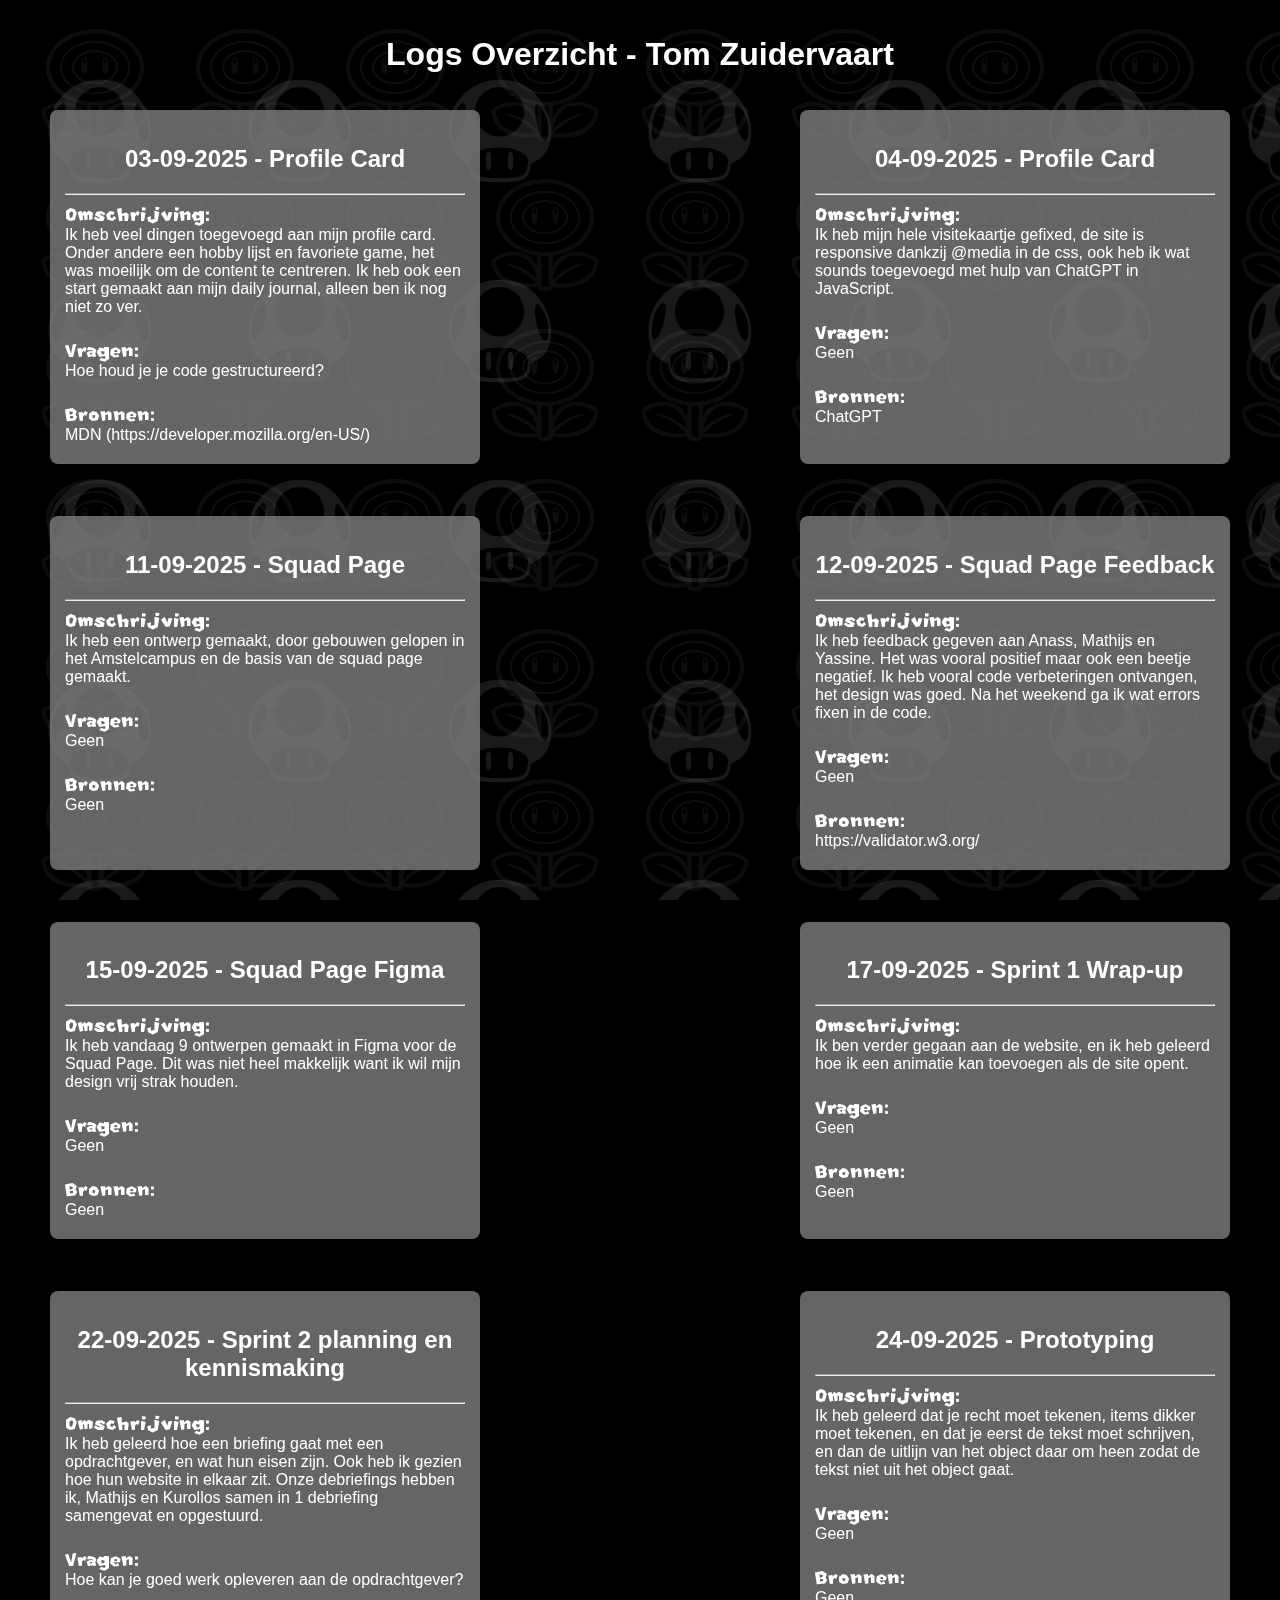
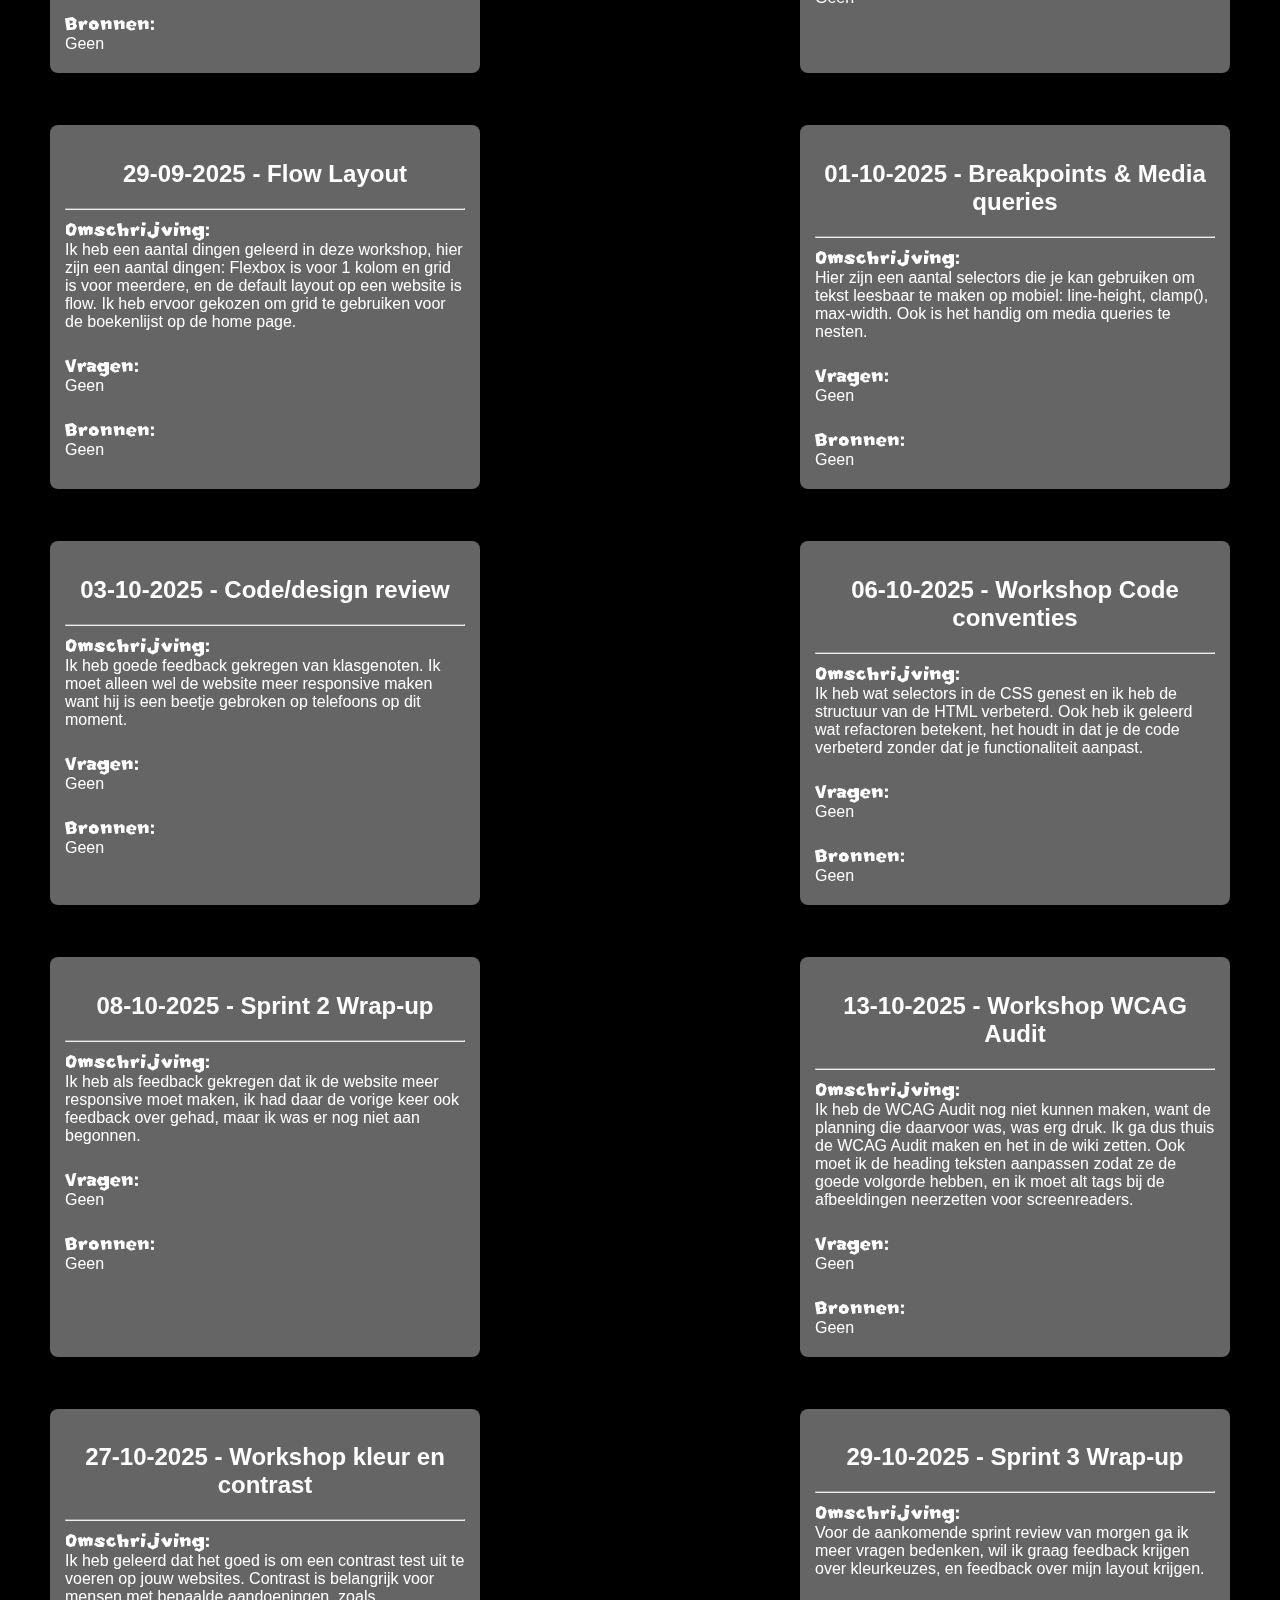
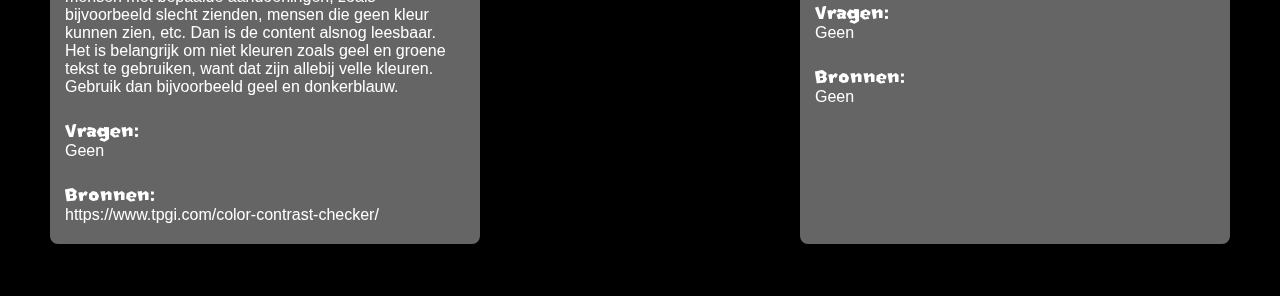
<file: index.html>
<!DOCTYPE html>
<html lang="nl">
<head>
  <meta charset="UTF-8" />
  <title>Logs Overzicht - Tom Zuidervaart</title>
  <link rel="stylesheet" href="styles/style.css" />
  <style>
    section { margin-bottom: 2em; }
  </style>
</head>
<body>
  <div class="mushroom"></div>
  <div class="flower"></div>

  <h1>Logs Overzicht - Tom Zuidervaart</h1>
  <article id="log-container">Bezig met laden...</article>

  <script>
    fetch('logs.json')
      .then(response => response.json())
      .then(data => {
        const grouped = {};
        data.forEach(entry => {
          if (!grouped[entry.datum]) {
            grouped[entry.datum] = [];
          }
          grouped[entry.datum].push(entry);
        });

        const container = document.getElementById('log-container');
        container.innerHTML = '';

        Object.keys(grouped).sort((a, b) => a.localeCompare(b)).forEach(datum => {
          const entries = grouped[datum];
          const onderwerp = entries[0].onderwerp;

          const section = document.createElement('section');
          const h2 = document.createElement('h2');
          const formattedDate = datum.split('-').reverse().join('-');
          h2.textContent = `${formattedDate} - ${onderwerp}`;
          section.appendChild(h2);
          section.appendChild(document.createElement('hr'));

          entries.forEach(entry => {
            const div = document.createElement('div');

            div.innerHTML = `
              <strong>Omschrijving:<br></strong> ${entry.omschrijving.replace(/\n/g, "<br>")}<br>
              <strong><br>Vragen:<br></strong> ${entry.vragen.replace(/\n/g, "<br>")}<br>
              <strong><br>Bronnen:<br></strong> ${entry.bronnen.replace(/\n/g, "<br>")}
            `;

            section.appendChild(div);
          });

          container.appendChild(section);
        });
      })
      .catch(error => {
        document.getElementById('log-container').textContent = 'Fout bij laden van logs.';
        console.error(error);
      });
  </script>
  <!-- Background animation throttle (locks to 60 FPS) -->
  <script src="assets/js/bg-throttle.js"></script>
</body>
</html>
</file>
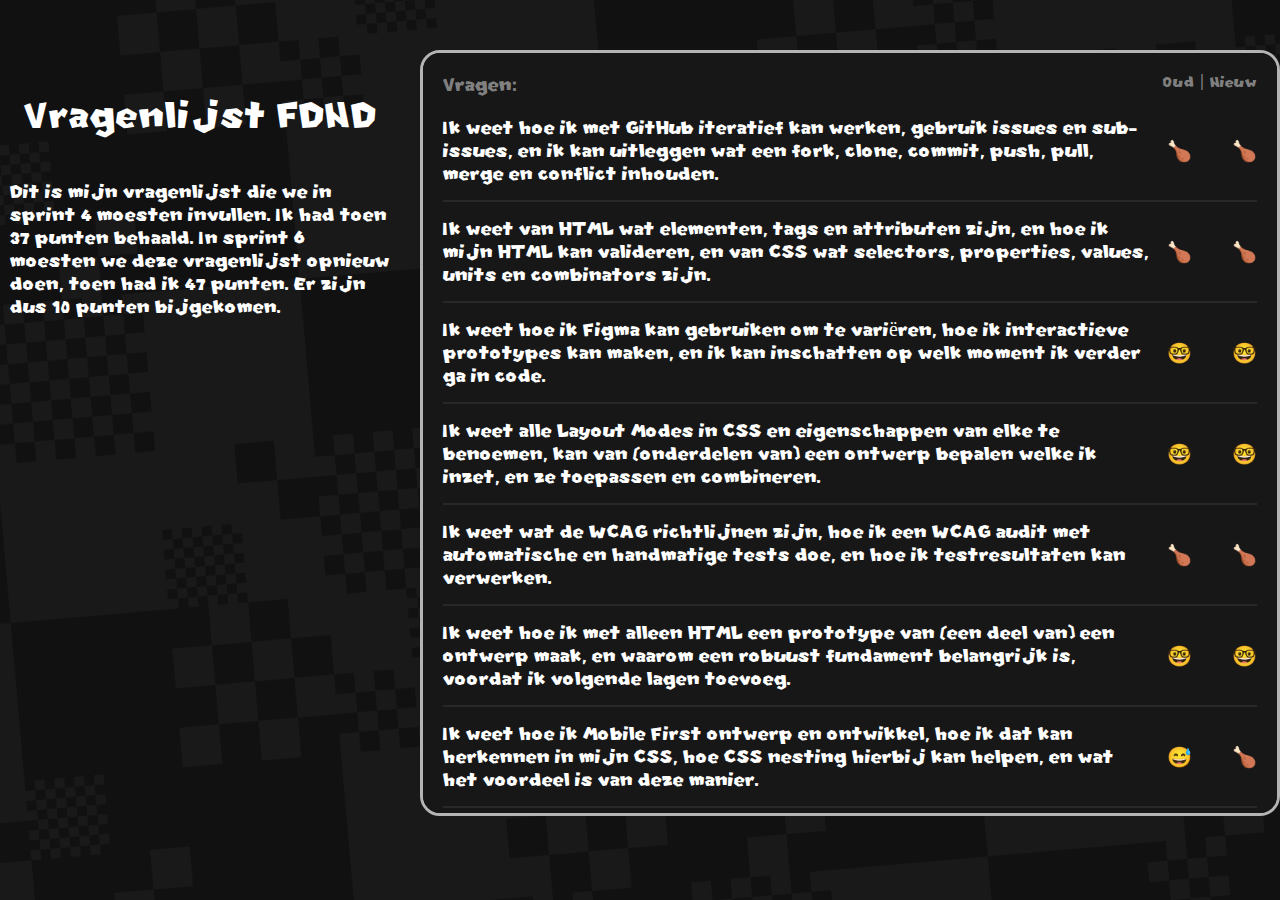
<file: vragenlijst/index.html>
<!DOCTYPE html>
<html lang="en">
<head>
    <meta charset="UTF-8">
    <meta name="viewport" content="width=device-width, initial-scale=1.0">
    <title>Vragenlijst</title>
    <link rel="stylesheet" href="../styles/style.css" />
</head>

<body class="bg-alt">

<div class="vragenlijst-container">

    <div class="vragenlijst-title">   
        <h1>Vragenlijst FDND</h1>
        <p>Dit is mijn vragenlijst die we in sprint 4 moesten invullen. Ik had toen 37 punten behaald. In sprint 6 moesten we deze vragenlijst opnieuw doen, toen had ik 47 punten. Er zijn dus 10 punten bijgekomen.</p>
    </div> 
    
        <div class="vragenlijst-card scrollable">

            <ul class="sticky-title">
                <li class="vragen">Vragen:</li>
                <li class="oudNieuw">Oud | Nieuw</li>
            </ul>

            <ul class="questions">
                <li class="first-question">Ik weet hoe ik met GitHub iteratief kan werken, gebruik issues en sub-issues, en ik kan uitleggen wat een fork, clone, commit, push, pull, merge en conflict inhouden.
                    <div class="answer">
                        <p>🍗</p>
                        <p>🍗</p>
                    </div>
                </li>
                <li class="border"></li>

                <li class="question">Ik weet van HTML wat elementen, tags en attributen zijn, en hoe ik mijn HTML kan valideren, en van CSS wat selectors, properties, values, units en combinators zijn.
                    <div class="answer">
                        <p>🍗</p>
                        <p>🍗</p>
                    </div>
                </li>
                <li class="border"></li>

                <li class="question">Ik weet hoe ik Figma kan gebruiken om te variëren, hoe ik interactieve prototypes kan maken, en ik kan inschatten op welk moment ik verder ga in code.
                    <div class="answer">
                        <p>🤓</p>
                        <p>🤓</p>
                    </div>
                </li>
                <li class="border"></li>

                <li class="question">Ik weet alle Layout Modes in CSS en eigenschappen van elke te benoemen, kan van (onderdelen van) een ontwerp bepalen welke ik inzet, en ze toepassen en combineren.
                    <div class="answer">
                        <p>🤓</p>
                        <p>🤓</p>
                    </div>
                </li>
                <li class="border"></li>

                <li class="question">Ik weet wat de WCAG richtlijnen zijn, hoe ik een WCAG audit met automatische en handmatige tests doe, en hoe ik testresultaten kan verwerken.
                    <div class="answer">
                        <p>🍗</p>
                        <p>🍗</p>
                    </div>
                </li>
                <li class="border"></li>

                <li class="question">Ik weet hoe ik met alleen HTML een prototype van (een deel van) een ontwerp maak, en waarom een robuust fundament belangrijk is, voordat ik volgende lagen toevoeg.
                    <div class="answer">
                        <p>🤓</p>
                        <p>🤓</p>
                    </div>
                </li>
                <li class="border"></li>

                <li class="question">Ik weet hoe ik Mobile First ontwerp en ontwikkel, hoe ik dat kan herkennen in mijn CSS, hoe CSS nesting hierbij kan helpen, en wat het voordeel is van deze manier.
                    <div class="answer">
                        <p>😅</p>
                        <p>🍗</p>
                    </div>
                </li>
                <li class="border"></li>

                <li class="question">Ik weet verschillende regels voor leesbaarheid van tekst, hoe ik de typografie kan aanpassen met CSS, en welke properties en units ik wanneer in kan zetten.
                    <div class="answer">
                        <p>🍗</p>
                        <p>🍗</p>
                    </div>
                </li>
                <li class="border"></li>

                <li class="question">Ik weet hoe kleurcontrast te maken heeft met visuele hiërarchie én met toegankelijkheid, en hoe ik dit kan testen en verbeteren.
                    <div class="answer">
                        <p>🍗</p>
                        <p>🍗</p>
                    </div>
                </li>
                <li class="border"></li>

                <li class="question">Ik weet hoe ik een duidelijke Readme en Wiki kan opleveren, hoe ik Markdown hierin toe kan passen, hoe ik mijn werk aan een opdrachtgever presenteer tijdens een Sprint Review en hoe ik inhoudelijke feedback kan krijgen.
                    <div class="answer">
                        <p>🍗</p>
                        <p>🍗</p>
                    </div>
                </li>
                <li class="border"></li>

                <li class="question">Ik weet wat in CSS specificity, cascade en inheritance betekenen, en kan deze onderwerpen via een schets uitleggen aan iemand anders.
                    <div class="answer">
                        <p>😬</p>
                        <p>🤓</p>
                    </div>
                </li>
                <li class="border"></li>

                <li class="question">Ik weet verschillende Gestalt wetten te benoemen en kan ze inzetten om ontwerpen beter (of slechter) te maken.
                    <div class="answer">
                        <p>🤓</p>
                        <p>🤓</p>
                    </div>
                </li>
                <li class="border"></li>

                <li class="question">Ik weet hoe ik in HTML formulieren en formulierelementen maak, hoe ik validatieregels in HTML attributen meegeef, hoe ik verschillende states kan stylen met CSS en wat het verschil is tussen een placeholder en een label.
                    <div class="answer">
                        <p>🤓</p>
                        <p>🤓</p>
                    </div>
                </li>
                <li class="border"></li>

                <li class="question">Ik weet wat Custom Properties in CSS zijn, waarom ze zo heten, hoe je ze gebruikt en dynamisch inzet, en hoe ze samenwerken met specificity, cascade en inheritance.
                    <div class="answer">
                        <p>😅</p>
                        <p>🤓</p>
                    </div>
                </li>
                <li class="border"></li>

                <li class="question">Ik weet wat keyframe animaties in CSS zijn, hoe je ze kunt gebruiken, hoe ze verschillen van transitions, en wanneer je wat inzet.
                    <div class="answer">
                        <p>🤓</p>
                        <p>🍗</p>
                    </div>
                </li>
                <li class="border"></li>

                <li class="question">Ik weet het verschil tussen feedback en feedforward in een User Interface, hoe die samenwerken, en hoe duidelijke labels de User Interface beter kunnen maken.
                    <div class="answer">
                        <p>😬</p>
                        <p>🍗</p>
                    </div>
                </li>
                <li class="border"></li>

                <li class="question">Ik weet wat een gebruikerstest is, hoe je deze voorbereidt, en hoe je met een user story, testplan, scenario en observeren tot bruikbare testresultaten komt.
                    <div class="answer">
                        <p>😅</p>
                        <p>🤓</p>
                    </div>
                </li>
                <li class="border"></li>

                <li class="question">Ik weet hoe ik in JavaScript via het Document Object Model met querySelector, addEventListener en classList micro-interacties toe kan voegen aan mijn website.
                    <div class="answer">
                        <p>😅</p>
                        <p>🤓</p>
                    </div>
                </li>
                <li class="border"></li>

                <li class="last-question">Ik weet wat UI events en event properties zijn, hoe ik verschillende UI events in JavaScript kan gebruiken, en wat een callback functie is.
                    <div class="answer">
                        <p>😅</p>
                        <p>😅</p>
                    </div>
                </li>
            </ul>
        </div>
    </div>

</body>
</html>
</file>
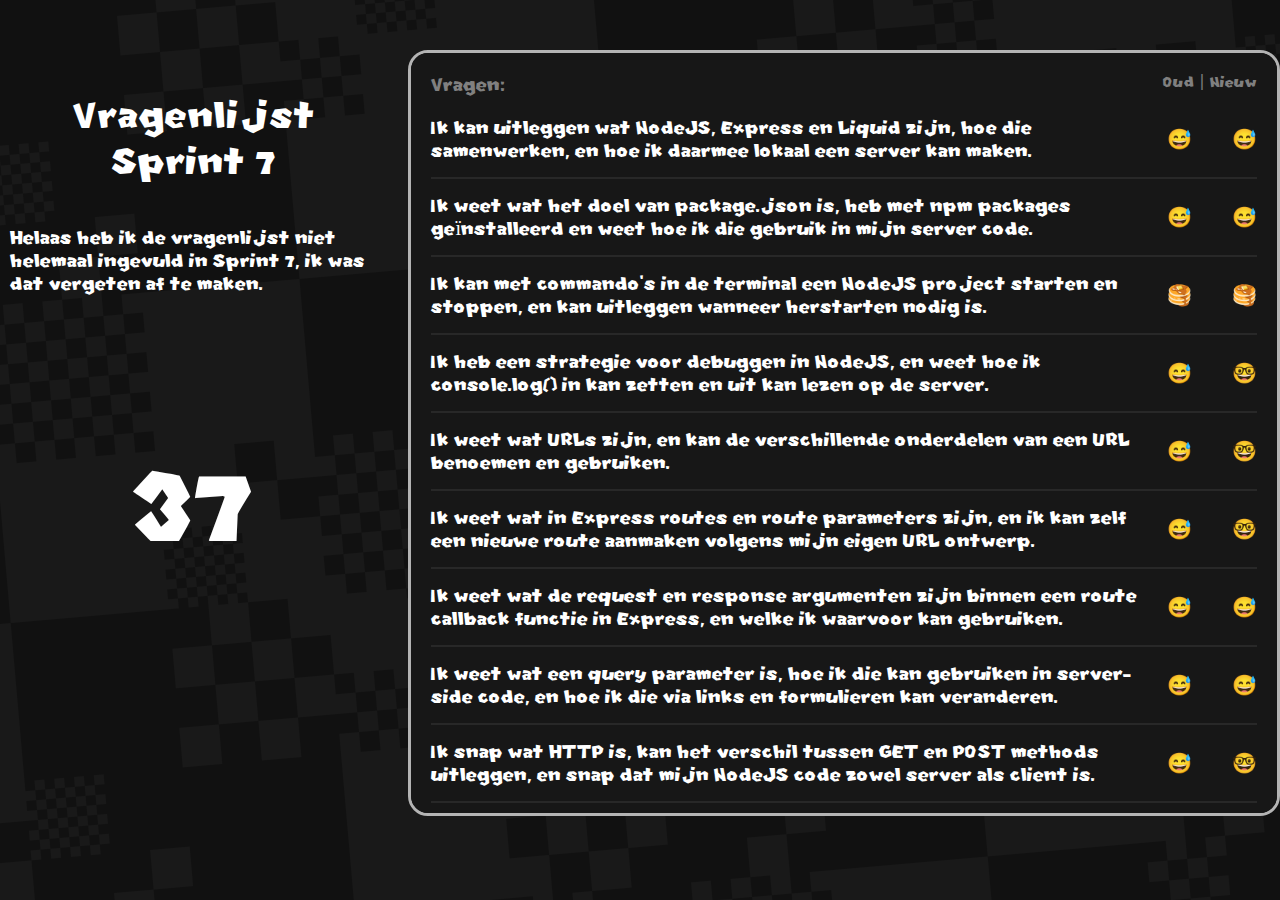
<file: vragenlijst/semester-2/index.html>
<!DOCTYPE html>
<html lang="en">
<head>
    <meta charset="UTF-8">
    <meta name="viewport" content="width=device-width, initial-scale=1.0">
    <title>Vragenlijst</title>
    <link rel="stylesheet" href="../../styles/style.css"/>
    <link rel="stylesheet" href="../animation.css"/>
</head>

<body class="bg-alt">

<div class="vragenlijst-container">

    <div class="title-container">
        <div class="vragenlijst-title">   
            <h1>Vragenlijst Sprint 7</h1>
            <p>Helaas heb ik de vragenlijst niet helemaal ingevuld in Sprint 7, ik was dat vergeten af te maken.</p>
        </div> 

        <div class="vragenlijst-score">
            <h2>37</h2>
        </div>
    </div>
    
        <div class="vragenlijst-card scrollable">

            <ul class="sticky-title">
                <li class="vragen">Vragen:</li>
                <li class="oudNieuw">Oud | Nieuw</li>
            </ul>

            <ul class="questions">
                <li class="first-question">Ik kan uitleggen wat NodeJS, Express en Liquid zijn, hoe die samenwerken, en hoe ik daarmee lokaal een server kan maken.
                    <div class="answer">
                        <p>😅</p>
                        <p>😅</p>
                    </div>
                </li>
                <li class="border"></li>

                <li class="question">Ik weet wat het doel van package.json is, heb met npm packages geïnstalleerd en weet hoe ik die gebruik in mijn server code.
                    <div class="answer">
                        <p>😅</p>
                        <p>😅</p>
                    </div>
                </li>
                <li class="border"></li>

                <li class="question">Ik kan met commando's in de terminal een NodeJS project starten en stoppen, en kan uitleggen wanneer herstarten nodig is.
                    <div class="answer">
                        <p>🥞</p>
                        <p>🥞</p>
                    </div>
                </li>
                <li class="border"></li>

                <li class="question">Ik heb een strategie voor debuggen in NodeJS, en weet hoe ik console.log() in kan zetten en uit kan lezen op de server.
                    <div class="answer">
                        <p>😅</p>
                        <p>🤓</p>
                    </div>
                </li>
                <li class="border"></li>

                <li class="question">Ik weet wat URLs zijn, en kan de verschillende onderdelen van een URL benoemen en gebruiken.
                    <div class="answer">
                        <p>😅</p>
                        <p>🤓</p>
                    </div>
                </li>
                <li class="border"></li>

                <li class="question">Ik weet wat in Express routes en route parameters zijn, en ik kan zelf een nieuwe route aanmaken volgens mijn eigen URL ontwerp.
                    <div class="answer">
                        <p>😅</p>
                        <p>🤓</p>
                    </div>
                </li>
                <li class="border"></li>

                <li class="question">Ik weet wat de request en response argumenten zijn binnen een route callback functie in Express, en welke ik waarvoor kan gebruiken.
                    <div class="answer">
                        <p>😅</p>
                        <p>😅</p>
                    </div>
                </li>
                <li class="border"></li>

                <li class="question">Ik weet wat een query parameter is, hoe ik die kan gebruiken in server-side code, en hoe ik die via links en formulieren kan veranderen.
                    <div class="answer">
                        <p>😅</p>
                        <p>😅</p>
                    </div>
                </li>
                <li class="border"></li>

                <li class="question">Ik snap wat HTTP is, kan het verschil tussen GET en POST methods uitleggen, en snap dat mijn NodeJS code zowel server als client is.
                    <div class="answer">
                        <p>😅</p>
                        <p>🤓</p>
                    </div>
                </li>
                <li class="border"></li>

                <li class="question">Ik weet wat een REST API is, wat valide JSON data is en kan JSON data fetchen van verschillende API endpoints.
                    <div class="answer">
                        <p>😅</p>
                        <p>😅</p>
                    </div>
                </li>
                <li class="border"></li>

                <li class="question">Ik kan data uit een REST API filteren, sorteren of doorzoeken door query parameters aan te passen.
                    <div class="answer">
                        <p>😅</p>
                        <p>😅</p>
                    </div>
                </li>
                <li class="border"></li>

                <li class="question">Ik kan uitleggen wat Liquid doet, wat een view is, wat server-side rendering inhoudt en hoe ik data aan een view meegeef om dynamische HTML te renderen.
                    <div class="answer">
                        <p>😅</p>
                        <p>🤓</p>
                    </div>
                </li>
                <li class="border"></li>

                <li class="question">Ik weet hoe ik in Liquid partials kan maken en gebruiken, en data mee kan geven aan partials.
                    <div class="answer">
                        <p>😅</p>
                        <p>🤓</p>
                    </div>
                </li>
                <li class="border"></li>

                <li class="question">Ik weet hoe ik verschillende Liquid filters toe kan passen en waar ik kan vinden hoe ze werken.
                    <div class="answer">
                        <p>😅</p>
                        <p>😅</p>
                    </div>
                </li>
                <li class="border"></li>

                <li class="question">Ik heb een strategie voor het debuggen van dynamische data in Liquid views met het json filter.
                    <div class="answer">
                        <p>-</p>
                        <p>😅</p>
                    </div>
                </li>
                <li class="border"></li>

                <li class="question">Ik weet wat control flow in Liquid is, en hoe ik if en for loops kan gebruiken in een Liquid view.
                    <div class="answer">
                        <p>-</p>
                        <p>😅</p>
                    </div>
                </li>
                <li class="border"></li>

                <li class="question">Ik weet wat variabelen, objects, functions, keywords, arrays, strings, statements en expressions zijn in Javascript.
                    <div class="answer">
                        <p>-</p>
                        <p>😅</p>
                    </div>
                </li>
                <li class="border"></li>

                <li class="question">Ik snap wat de async en await keywords doen in JavaScript code, en wat die te maken hebben met promises.
                    <div class="answer">
                        <p>-</p>
                        <p>😅</p>
                    </div>
                </li>
                <li class="border"></li>

                <li class="question">Ik begrijp het verschil tussen client-side JS en server-side JS en kan uitleggen waarom JS in browsers onbetrouwbaarder is dan NodeJS.
                    <div class="answer">
                        <p>-</p>
                        <p>😅</p>
                    </div>
                </li>
                <li class="border"></li>

                <li class="question">Ik kan gebruikers via een formulier data met een POST naar mijn server laten sturen, dit bewaren in een variabele en gebruiken in views.
                    <div class="answer">
                        <p>-</p>
                        <p>🤓</p>
                    </div>
                </li>
                <li class="border"></li>

                <li class="question">Ik kan naar de server gePOSTe formulier data bewaren in een REST API en weet die weer terug te vinden via een filter.
                    <div class="answer">
                        <p>-</p>
                        <p>😅</p>
                    </div>
                </li>
                <li class="border"></li>

                <li class="question">Ik weet hoe ik Content First en mock data in kan zetten om snel een HTML prototype te maken met server-side code.
                    <div class="answer">
                        <p>-</p>
                        <p>🤓</p>
                    </div>
                </li>
                <li class="border"></li>

                <li class="question">Ik weet hoe ik verschillende UI states uit de UI stack kan verwerken in mijn views, en hoe ik daarin feedforward en feedback mix.
                    <div class="answer">
                        <p>-</p>
                        <p>🤓</p>
                    </div>
                </li>
                <li class="border"></li>

                <li class="question">Ik weet dat ik niet weet hoeveel verschillende devices, operating systems, browsers, versies en varianten daarvan er in gebruik zijn en wat dat betekent voor testen.
                    <div class="answer">
                        <p>-</p>
                        <p>😅</p>
                    </div>
                </li>
                <li class="border"></li>

                <li class="last-question">Ik weet wat Progressive Enhancement betekent, en ken minimaal vijf strategieën om dat toe te passen in mijn HTML, CSS en JS, waaronder feature detection.
                    <div class="answer">
                        <p>-</p>
                        <p>🤓</p>
                    </div>
                </li>
            </ul>
        </div>
    </div>

</body>
</html>
</file>
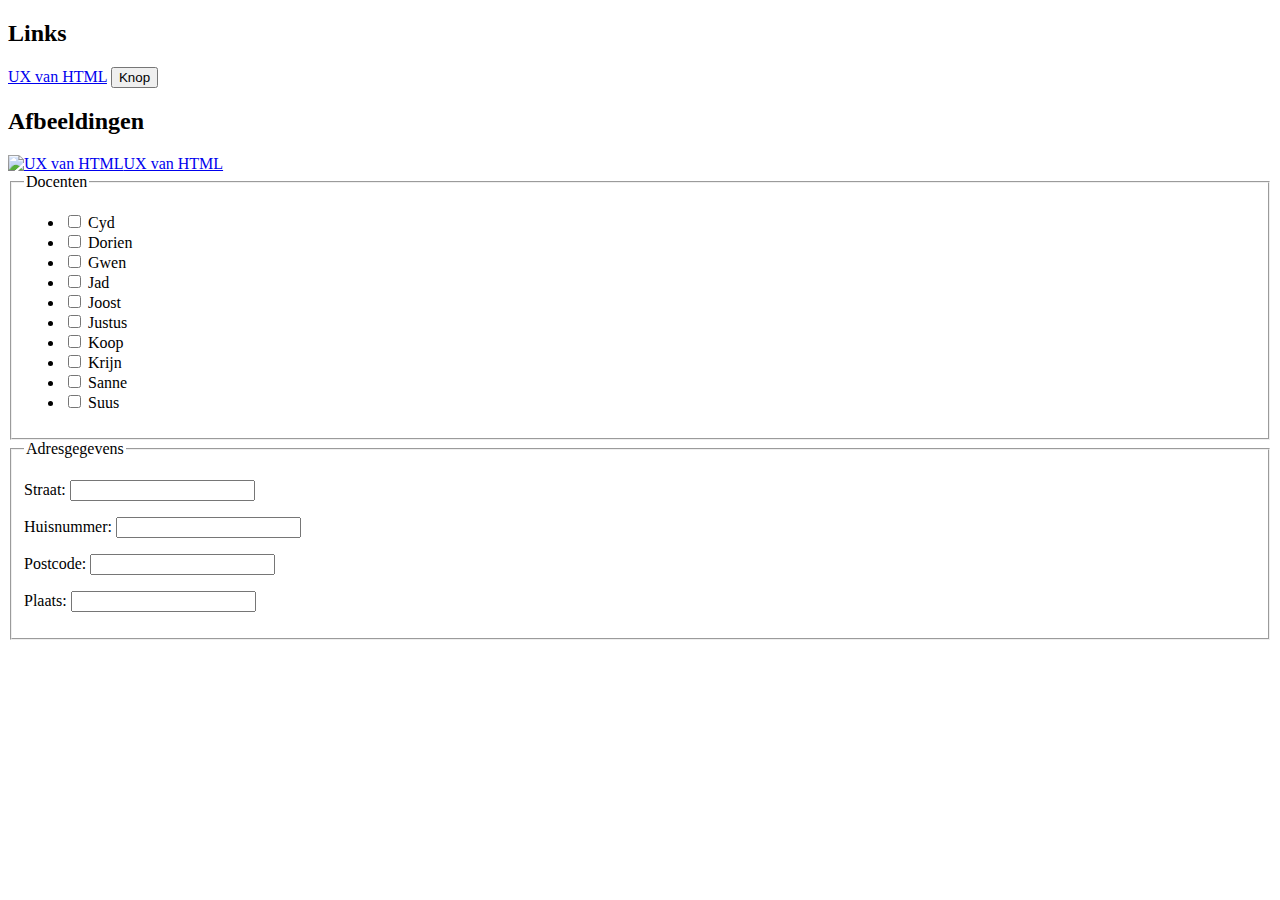
<file: ux.html>
<!DOCTYPE html>
<html lang="en">
<head>
    <meta charset="UTF-8">
    <meta name="viewport" content="width=device-width, initial-scale=1.0">
    <title>Document</title>
</head>
<body>
    <h2 id="links">Links</h2>
    <a href="ux.html"download>UX van HTML</a>
    <button>Knop</button>

    <h2 id="afbeeldingen">Afbeeldingen</h2>
    <a href="ux.html"><img alt="UX van HTML">UX van HTML</a>

<fieldset>
  <legend>Docenten</legend>
  <ul>
    <li><label><input type="checkbox"> Cyd</label></li>
    <li><label><input type="checkbox"> Dorien</label></li>
    <li><label><input type="checkbox"> Gwen</label></li>
    <li><label><input type="checkbox"> Jad</label></li>
    <li><label><input type="checkbox"> Joost</label></li>
    <li><label><input type="checkbox"> Justus</label></li>
    <li><label><input type="checkbox"> Koop</label></li>
    <li><label><input type="checkbox"> Krijn</label></li>
    <li><label><input type="checkbox"> Sanne</label></li>
    <li><label><input type="checkbox"> Suus</label></li>
  </ul>
</fieldset>

<fieldset>
  <legend>Adresgegevens</legend>
  <p><label>Straat: <input type="text"></label></p>
  <p><label>Huisnummer: <input type="text"></label></p>
  <p><label>Postcode: <input type="text"></label></p>
  <p><label>Plaats: <input type="text"></label></p>
</fieldset>

</body>
</html>
</file>
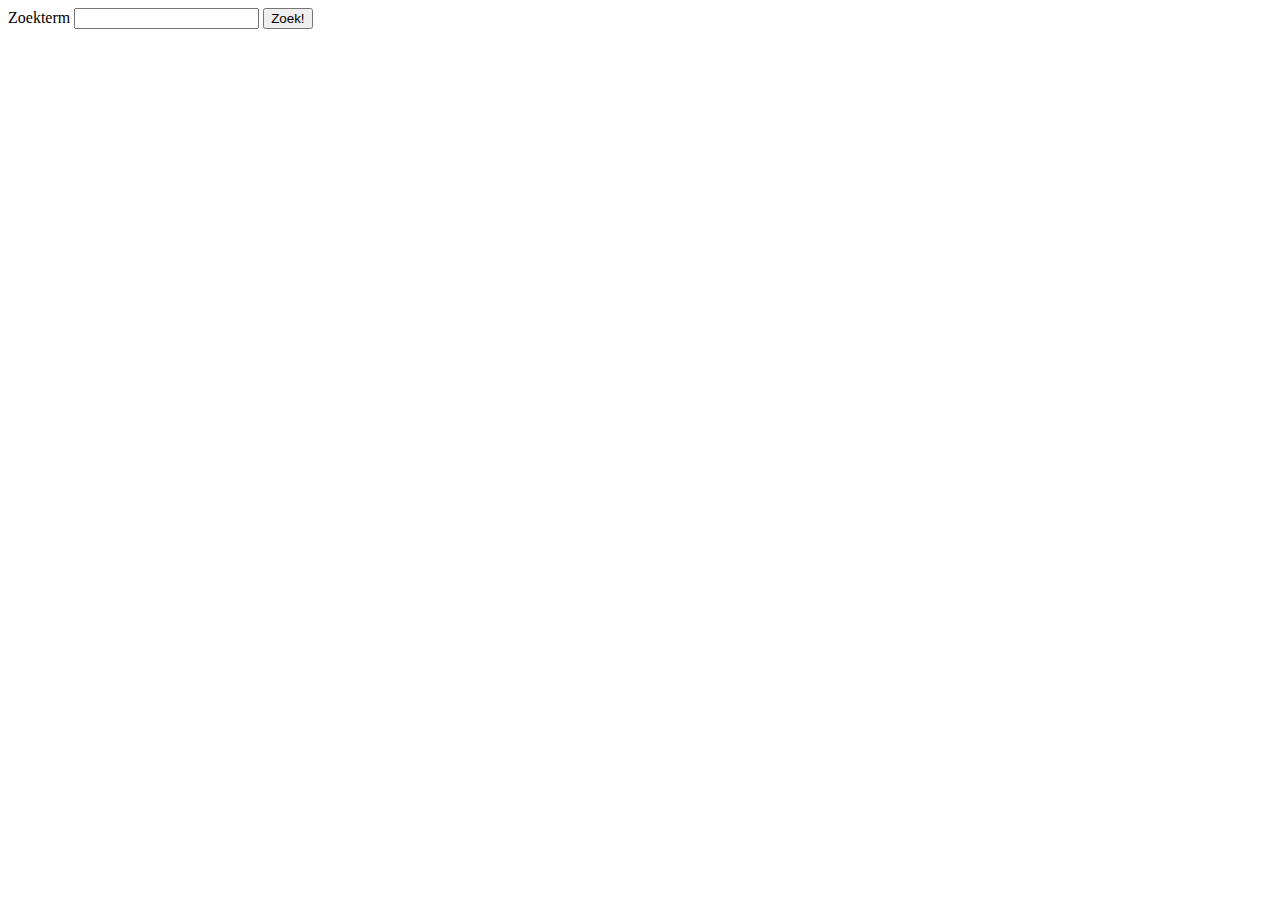
<file: validatie.html>
<!DOCTYPE html>
<html lang="en">
<head>
    <meta charset="UTF-8">
    <meta name="viewport" content="width=device-width, initial-scale=1.0">
    <title>AHHHHHHHH</title>
</head>
<body>
    <form>
        <label>Zoekterm <input required></label>
        <button type="submit">Zoek!</button>
    </form>
</body>
</html>
</file>
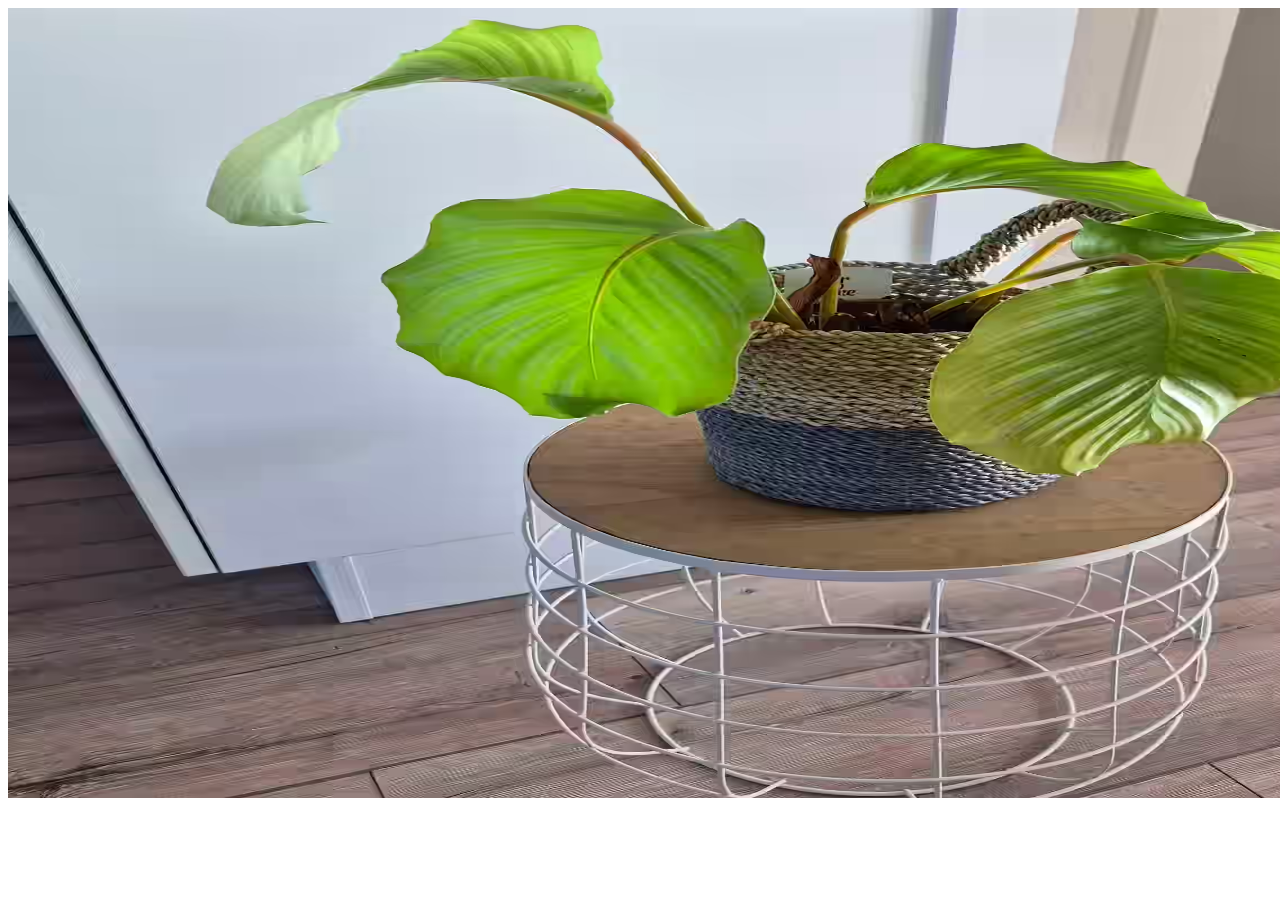
<file: demos/performant-images.html>
<!DOCTYPE html>
<html lang="en">
<head>
    <meta charset="UTF-8">
    <meta name="viewport" content="width=device-width, initial-scale=1.0">
    <title>Images test</title>
</head>
<body>
    <picture>
        <source media="(orientation: portrait)" type="image/avif" srcset="../assets/demo/plaatje.avif" width="300" height="800">
        <source type="image/avif" srcset="../assets/demo/plaatje.avif">
        <source type="image/webp" srcset="../assets/demo/plaatje.webp">
        <img src="../assets/demo/plaatje.jpg" alt="Plaatje" width="1690" height="790">
    </picture>
</body>
</html>
</file>
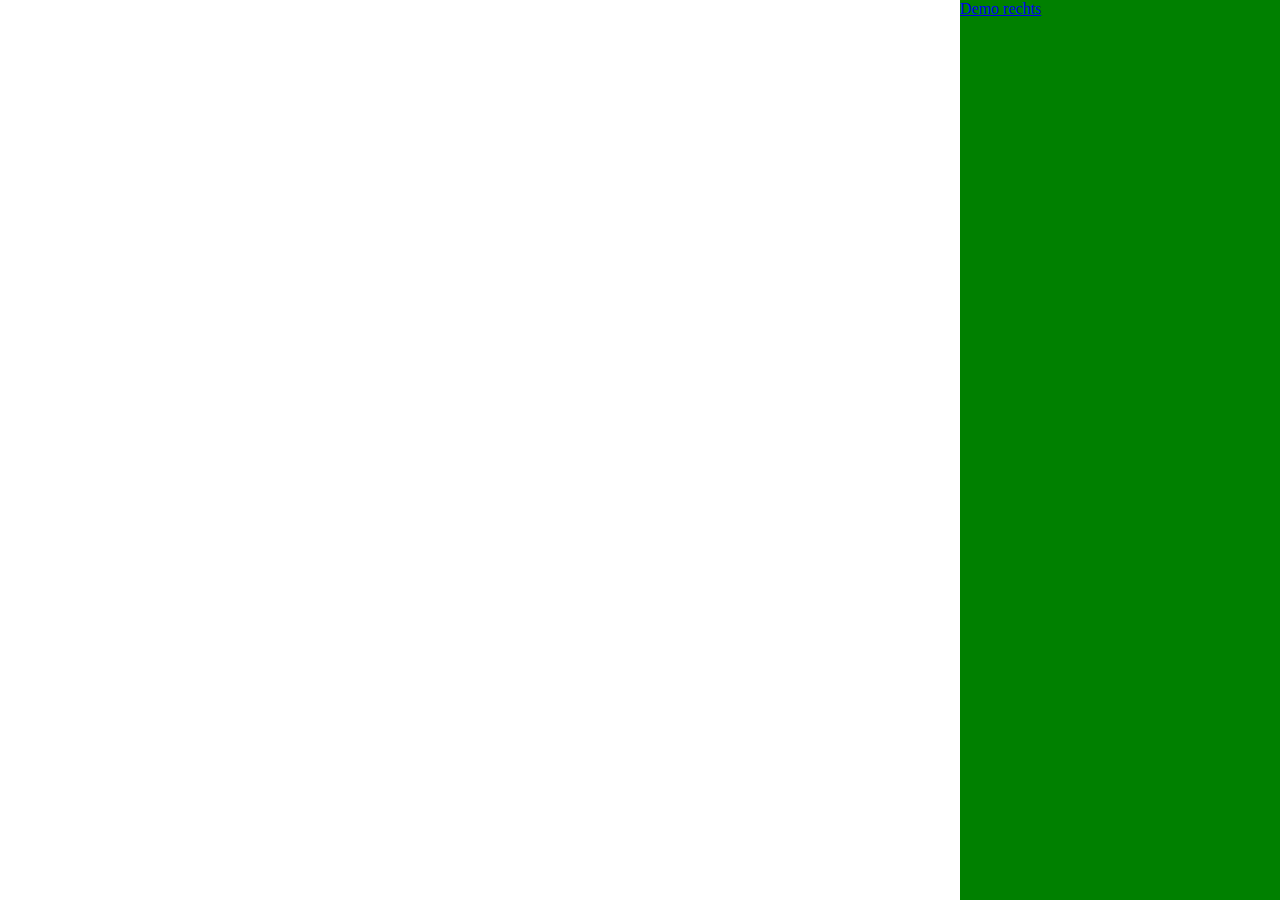
<file: demos/view-transitions-rechts.html>
<!DOCTYPE html>
<html lang="nl">
<head>
    <meta charset="UTF-8">
    <meta name="viewport" content="width=device-width, initial-scale=1.0">
    <title>VT Demo</title>
    <link rel="stylesheet" href="view-transition-demo.css" />
</head>
<body>
    <section class="section-rechts">
        <article class="rechts">
            <a href="view-transitions.html">Demo rechts</a>
        </article>
    </section>
</body>
</html>
</file>
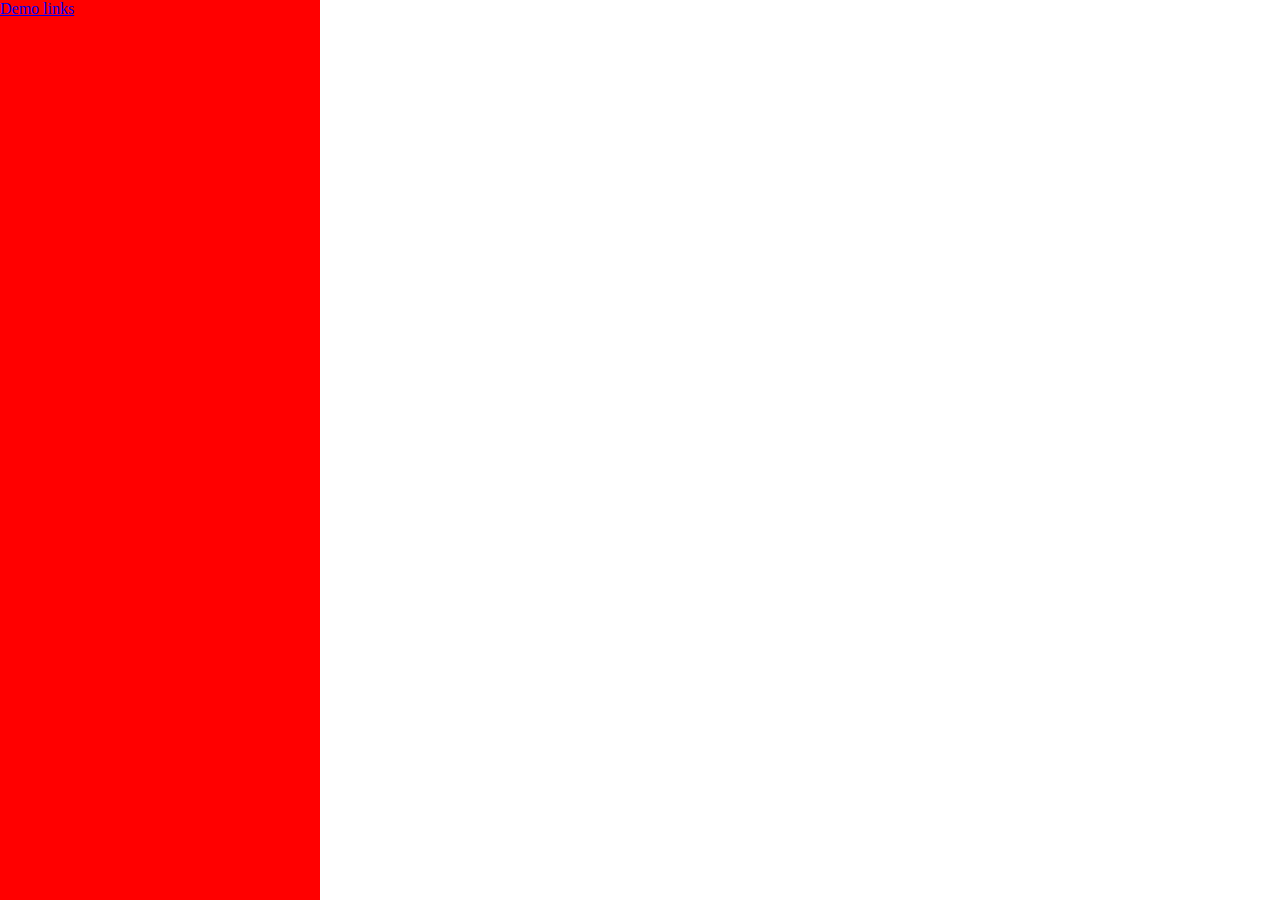
<file: demos/view-transitions.html>
<!DOCTYPE html>
<html lang="nl">
<head>
    <meta charset="UTF-8">
    <meta name="viewport" content="width=device-width, initial-scale=1.0">
    <title>VT Demo</title>
    <link rel="stylesheet" href="view-transition-demo.css" />
</head>
<body>
    <section class="section-links">
        <article class="links">
            <a href="view-transitions-rechts.html">Demo links</a>
        </article>
    </section>
</body>
</html>
</file>
<file: styles/style.css>
body {
    margin: 0;
    padding: 0;
    font-family: Arial, sans-serif;
    background: black;
    overflow-x: hidden;
    color: white;
    position: relative;
}

.bg-alt {
    background-image: url(../assets/BG_wonder.png);
}

@font-face {
    font-family: MarioFont;
    src: url(../assets/fnt/mariofont.otf);
}

@font-face {
    font-family: MarioUFont;
    src: url(../assets/fnt/NSMBU.ttf);
}

article {
    display: flex;
    flex-wrap: wrap;
    gap: 20px;
    padding-left: 50px;
    padding-right: 50px;
    padding-bottom: 20px;
    justify-content: space-between;
}

section {
    background: rgba(126, 126, 126, 0.8);
    padding: 15px;
    border-radius: 8px;
    width: 400px;
    flex: 0 0 auto;
    padding-bottom: 20px;
}

h1 {
    padding: 15px;
    text-align: center;
}

h2 {
    text-align: center;
}

strong {
    font-family: MarioUFont;
    font-size: 20px;
    font-weight: normal;
}

.mushroom, .flower {
    position: fixed;
    top: 0;
    left: 0;
    width: 100%;
    height: 100%;
    background-repeat: repeat;
    background-position: 0 0;
    z-index: -1;
}

.mushroom {
    background-image: url('../assets/img/Mushroom.png');
    background-size: 200px 200px;
    /* Animation is handled by JS at a fixed 60 FPS to avoid high CPU/GPU on high-refresh displays */
    animation: none !important;
    opacity: 0.1;
}

.flower {
    background-image: url('../assets/img/FireFlower.png');
    background-size: 150px 150px;
    opacity: 0.05;
    /* Animation is handled by JS at a fixed 60 FPS to avoid high CPU/GPU on high-refresh displays */
    animation: none !important;
}

/* Keyframes removed -- animation performed in JS at a locked 60 FPS to reduce resource usage on high-refresh-rate displays */

.vragenlijst-title {
    font-family: MarioUFont;
    font-weight: normal;
    max-width: 400px;
    font-size: 20px;
    text-align: left;
    p {
        @media screen and (max-width: 1370px) {
            padding-left: 10px;
            padding-right: 10px;
        }
    }
    h1 {
        font-weight: normal;
        font-size: 40px;
    }
}

.title-container {
    display: flex;
    flex-direction: column;
}

.vragenlijst-score {
    overflow: hidden;
    display: flex;
    justify-content: center;
    h2 {
        font-family: MarioUFont;
        font-weight: normal;
        font-size: 120px;
        padding: 20px;
        width: 150px;
        height: 150px;
        border-radius: 100%;
        @media screen and (max-width: 900px) {
            display: none;
        }
    }
}

.vragenlijst-container {
    display: flex;
    justify-content: space-evenly;
    flex-direction: row;
    margin: 0;
    gap: 20px;
    margin-top: 50px;
    margin-bottom: 50px;

    @media screen and (max-width: 900px) {
        margin-top: 0px;
        align-items: center;
        justify-content: center;
        flex-direction: column;
        margin-right: 0px;
        gap: 0px;
    }
}

.vragenlijst-card {
    display: flex;
    flex-direction: column;
    gap: 20px;
    border: 3px rgb(180, 180, 180) solid;
    border-radius: 20px;
    background-color: rgb(23, 23, 23);
    padding: 20px;
    font-family: MarioUFont;
    overflow-y: auto;
    scrollbar-width: none;
    -ms-overflow-style: none;

    p {
        margin: 0;
    }

    &.scrollable {
        height: 80vh;
    }

    @media screen and (max-width: 900px) {
        max-width: 75vw;
    }

    ul {
        margin: 0;
        padding: 0;
        list-style-type: none;

        &.sticky-title {
            background-color: rgb(23, 23, 23);
            display: flex;
            justify-content: space-evenly;
            margin: 0;
            color: grey;
            li {
                &.vragen {
                    justify-self: flex-start;
                    width: 450px;
                    font-size: 20px;
                }

                &.oudNieuw {
                    text-align: right;
                    width: 400px;
                }
            }
        }
        
        li {
            &.border {
                border: 1px rgb(40, 40, 40) solid;
                }

            &.first-question {
                font-size: 20px;
                max-width: 850px;
                margin-bottom: 15px;
                display: flex;
                align-items: center;

                @media screen and (max-width: 590px) {
                    font-size: 16px;
                }
            }

            &.last-question {
                font-size: 20px;
                max-width: 850px;
                margin-top: 15px;
                display: flex;
                align-items: center;

                @media screen and (max-width: 590px) {
                    font-size: 16px;
                }
            }

            &.question {
                font-size: 20px;
                max-width: 850px;
                margin-top: 15px;
                margin-bottom: 15px;
                display: flex;
                align-items: center;

                @media screen and (max-width: 590px) {
                    font-size: 16px;
                }
            }

            div {
                &.answer {
                    font-size: 20px;
                    display: flex;
                    align-items: center;
                    gap: 40px;
                    margin-left: 15px;
                }
            }
        }
    }
}
</file>
<file: vragenlijst/animation.css>
body, html {
  overflow-x: hidden;
  width: 100%;
}

.questions p {
    animation-name: pageloadEmojis;
    animation-duration: 0.3s;
    animation-fill-mode: both;
    animation-timing-function: cubic-bezier(.15,2.01,.93,1.1);
    animation-delay: calc(1.2s + var(--p-delay, 0s));
}

.questions li:nth-child(1) p:nth-child(1) { --p-delay: 0.05s; }
.questions li:nth-child(1) p:nth-child(2) { --p-delay: 0.10s; }

.questions li:nth-child(3) p:nth-child(1) { --p-delay: 0.15s; }
.questions li:nth-child(3) p:nth-child(2) { --p-delay: 0.20s; }

.questions li:nth-child(5) p:nth-child(1) { --p-delay: 0.25s; }
.questions li:nth-child(5) p:nth-child(2) { --p-delay: 0.30s; }

.questions li:nth-child(7) p:nth-child(1) { --p-delay: 0.35s; }
.questions li:nth-child(7) p:nth-child(2) { --p-delay: 0.40s; }

.questions li:nth-child(9) p:nth-child(1) { --p-delay: 0.45s; }
.questions li:nth-child(9) p:nth-child(2) { --p-delay: 0.50s; }

.questions li:nth-child(11) p:nth-child(1) { --p-delay: 0.55s; }
.questions li:nth-child(11) p:nth-child(2) { --p-delay: 0.60s; }

.questions li:nth-child(13) p:nth-child(1) { --p-delay: 0.65s; }
.questions li:nth-child(13) p:nth-child(2) { --p-delay: 0.70s; }

.questions li:nth-child(15) p:nth-child(1) { --p-delay: 0.75s; }
.questions li:nth-child(15) p:nth-child(2) { --p-delay: 0.80s; }

.questions li:nth-child(17) p:nth-child(1) { --p-delay: 0.85s; }
.questions li:nth-child(17) p:nth-child(2) { --p-delay: 0.90s; }

.questions li:nth-child(19) p:nth-child(1) { --p-delay: 0.95s; }
.questions li:nth-child(19) p:nth-child(2) { --p-delay: 1.00s; }

.questions li:nth-child(21) p:nth-child(1) { --p-delay: 1.05s; }
.questions li:nth-child(21) p:nth-child(2) { --p-delay: 1.10s; }

.questions li:nth-child(23) p:nth-child(1) { --p-delay: 1.15s; }
.questions li:nth-child(23) p:nth-child(2) { --p-delay: 1.20s; }

.questions li:nth-child(25) p:nth-child(1) { --p-delay: 1.25s; }
.questions li:nth-child(25) p:nth-child(2) { --p-delay: 1.30s; }

.questions li:nth-child(27) p:nth-child(1) { --p-delay: 1.35s; }
.questions li:nth-child(27) p:nth-child(2) { --p-delay: 1.40s; }

.questions li:nth-child(29) p:nth-child(1) { --p-delay: 1.45s; }
.questions li:nth-child(29) p:nth-child(2) { --p-delay: 1.50s; }

.questions li:nth-child(31) p:nth-child(1) { --p-delay: 1.55s; }
.questions li:nth-child(31) p:nth-child(2) { --p-delay: 1.60s; }

.questions li:nth-child(33) p:nth-child(1) { --p-delay: 1.65s; }
.questions li:nth-child(33) p:nth-child(2) { --p-delay: 1.70s; }

.questions li:nth-child(35) p:nth-child(1) { --p-delay: 1.75s; }
.questions li:nth-child(35) p:nth-child(2) { --p-delay: 1.80s; }

.questions li:nth-child(37) p:nth-child(1) { --p-delay: 1.85s; }
.questions li:nth-child(37) p:nth-child(2) { --p-delay: 1.90s; }

@keyframes pageloadEmojis {
  0% {
    scale: 0;
    opacity: 0;
  }
  100% {
    scale: 1;
    opacity: 1;
  }
}

.vragenlijst-container {
    animation-name: pageloadContent;
    animation-duration: 0.5s;
    animation-fill-mode: both;
    animation-timing-function: ease-out;    
}

@keyframes pageloadContent {
  0% {
    gap: 500px;
    opacity: 0;
  }

  25% {
    opacity: 0;
  }

  100% {
    gap: 20px;
    opacity: 1;
  }
}

.questions {
    animation-name: pageloadList;
    animation-duration: 0.5s;
    animation-fill-mode: both;
    animation-timing-function: ease-out;
    animation-delay: 0.6s;
}

@keyframes pageloadList {
  0% {
    transform-origin: top;
    transform: scaleY(0);
    opacity: 0;
  }

  25% {
    opacity: 0;
  }

  100% {
    transform-origin: top;
    transform: scaleY(1);
    opacity: 1;
  }
}

.vragenlijst-score h2 {
    animation-name: scoreNumber;
    animation-duration: 1s;
    animation-fill-mode: both;
    animation-timing-function: ease-out;
    animation-delay: 2s;
}

@keyframes scoreNumber {
  0% {
    scale: 3;
    opacity: 0;
    transform: rotateZ(720deg);
    background-color: rgba(255, 0, 0, 0);
  }
  50% {
    scale: 1;
    opacity: 1;
    transform: rotateZ(0deg);
    background-color: rgba(255, 0, 0, 0);
  }
  75% {
    scale: 1.2;
    background-color: rgb(21, 255, 0);
    text-shadow: 0px 0px 9px #000000;
  }
  100% {
    scale: 1;
    background-color: rgba(34, 255, 0, 0.3);
    text-shadow: 0px 0px 9px #000000;
  }
}
</file>
<file: demos/view-transition-demo.css>
body {
    margin: 0;
}

@view-transition {
    navigation: auto;
}

section {
    display: flex;
    width: 100%;
}

.section-links {
    justify-content: flex-start;
}

.section-rechts {
    justify-content: flex-end;
}

article.links {
    background-color: red;
    height: 100vh;
    width: 25%;
}

article.rechts {
    background-color: green;
    color: black;
    height: 100vh;
    width: 25%;
}
</file>
